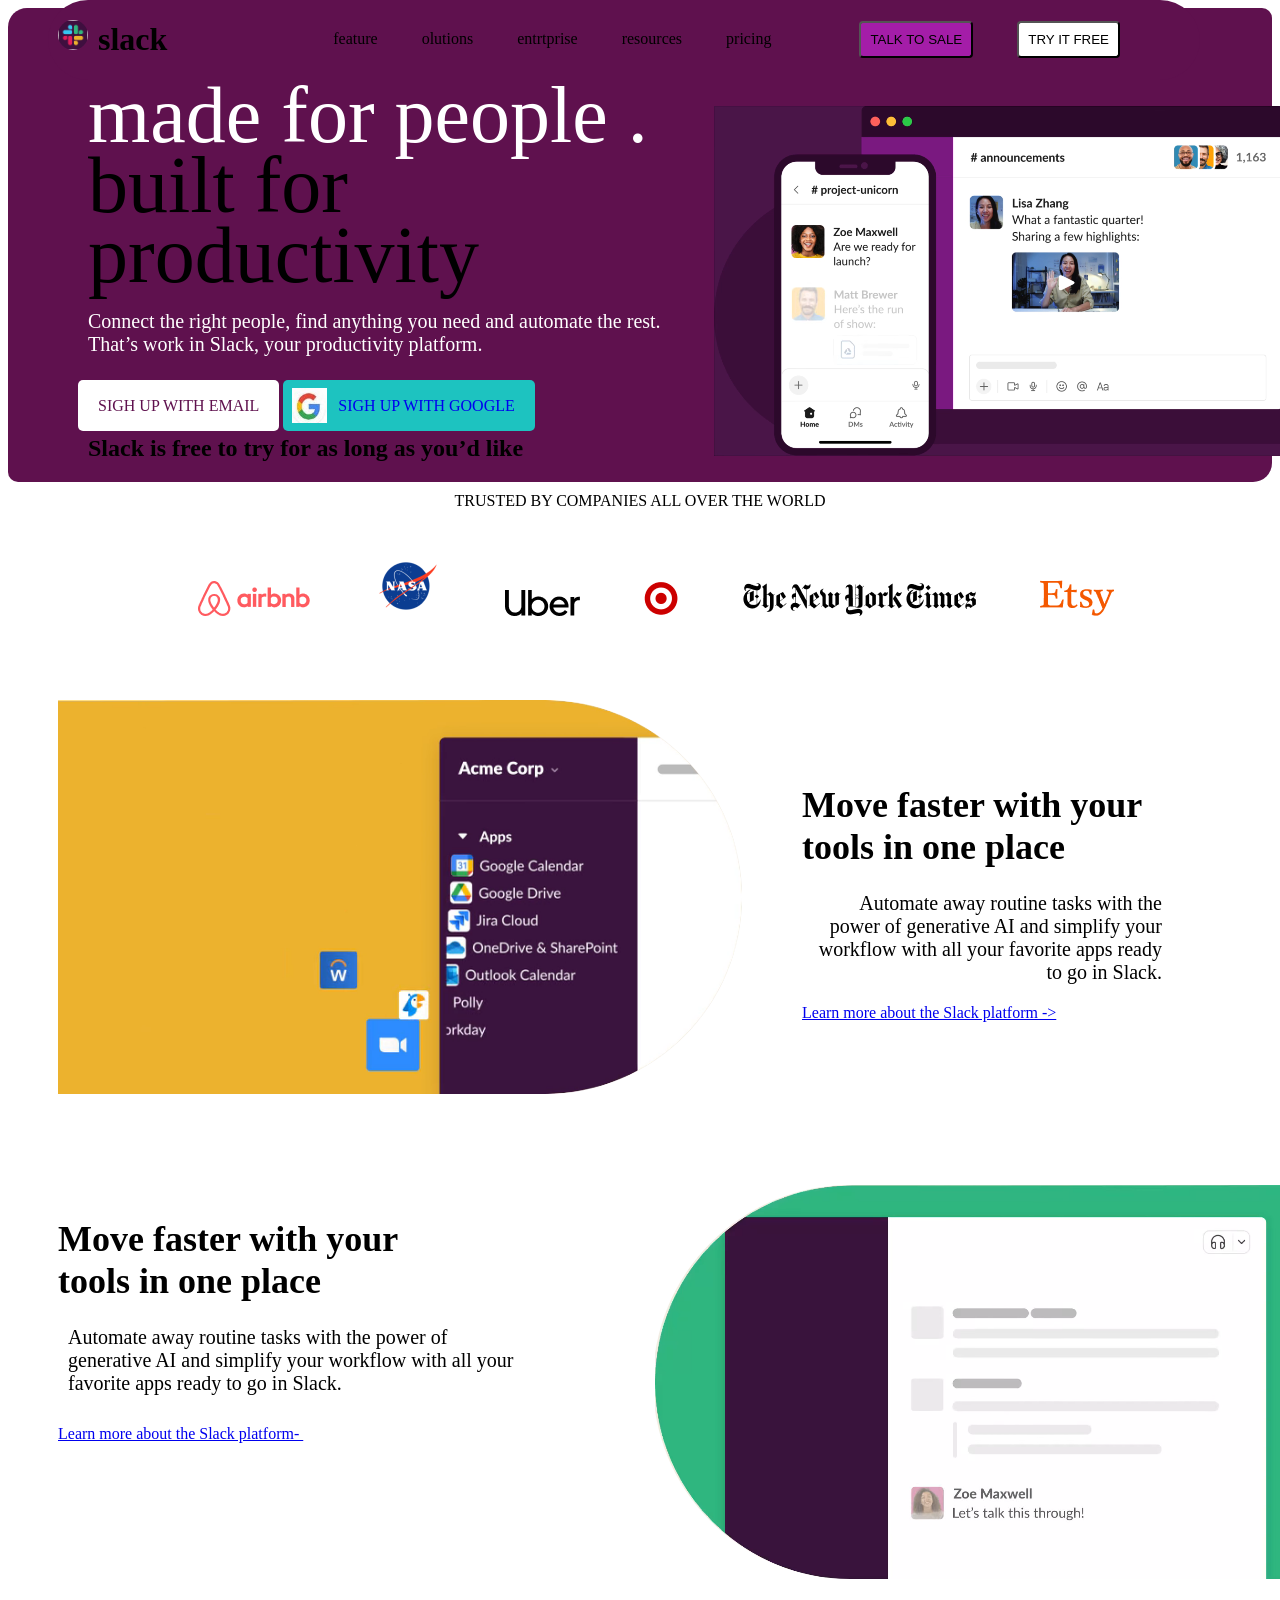
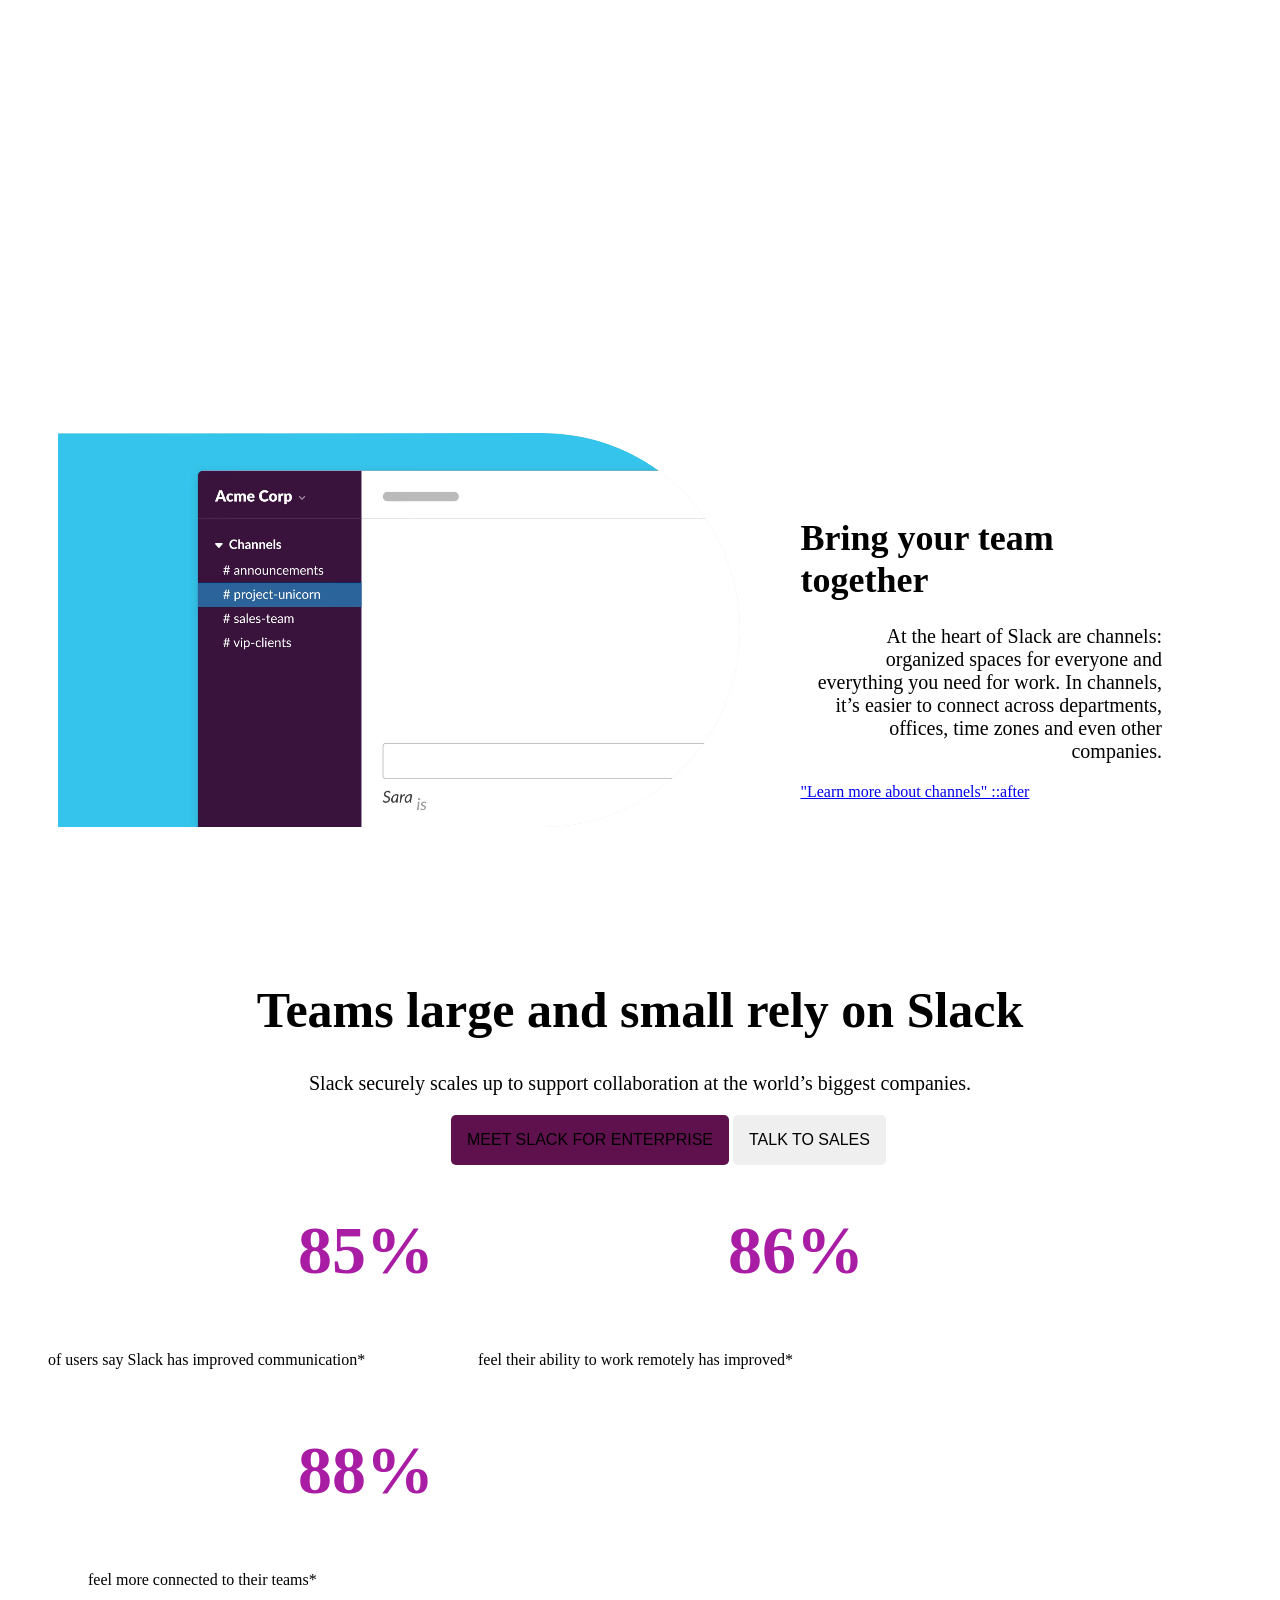
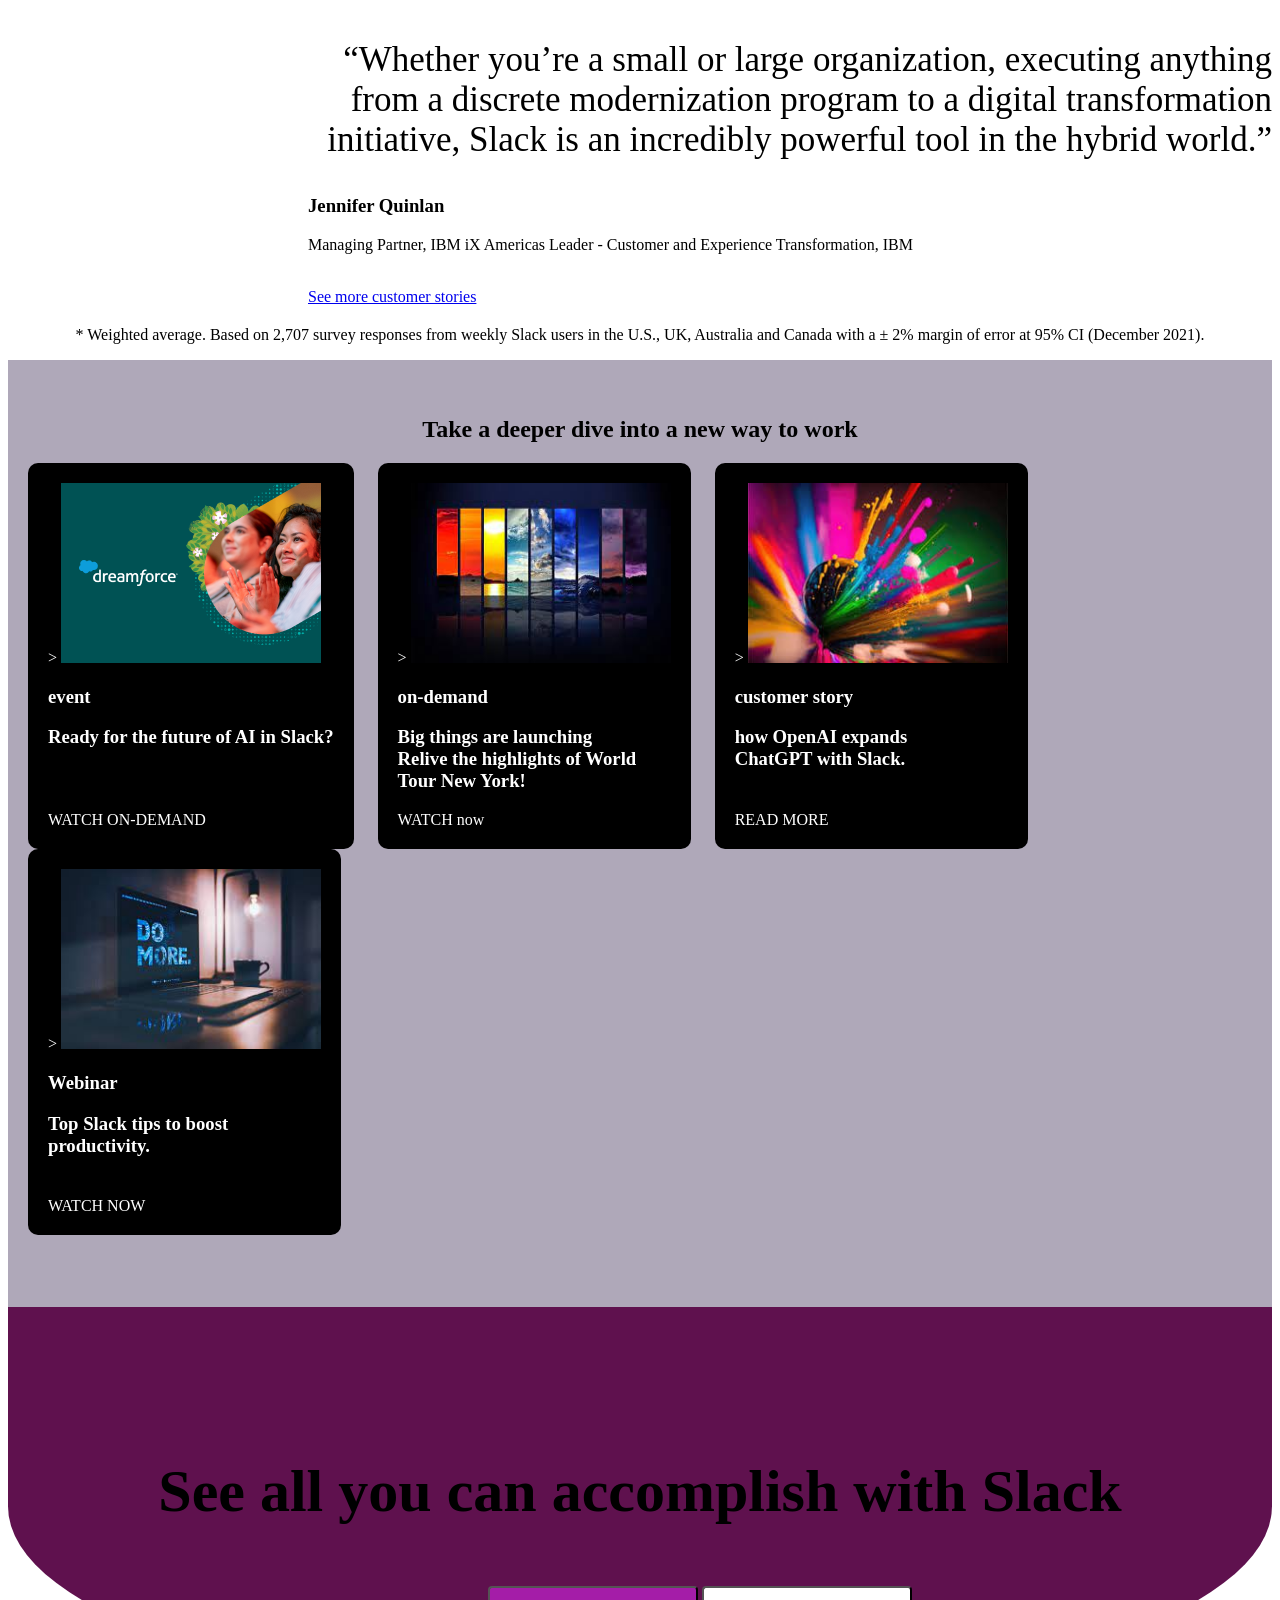
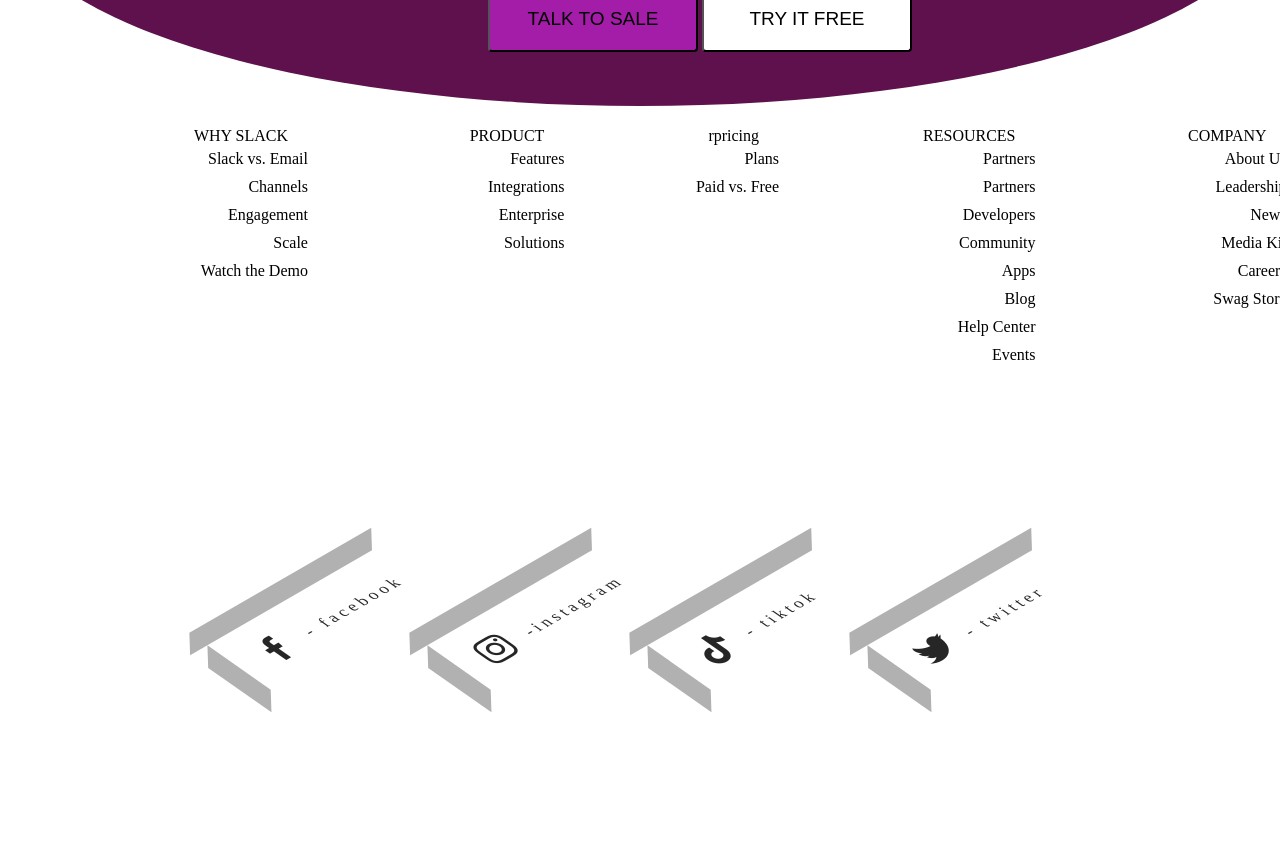
<file: assignment of yousf/index.html>
<!DOCTYPE html>
<html>
<head>
	<title>slack</title>
	<link rel="stylesheet" type="text/css" href="custom.css">
	<link href='https://unpkg.com/boxicons@2.1.4/css/boxicons.min.css' rel='stylesheet'>
</head >
<body>
	<header >
		<div class="contain">
			
				<div class="index" >
			<img src="p3.png"   class="logo">
			<h1>
				slack
			</h1>

			<nav>
			<ul>
				<li><a href="feature">feature</a></li>
				<li><a href="solutions">olutions</a></li>
				<li><a href="entrtprise">entrtprise</a></li>
				<li><a href="resources">resources</a></li>
				<li><a href="pricing">pricing</a></li>
				<li></li>
				<li><button id="qq">TALK TO SALE</button></li>
				<li><button id="qqq">TRY IT FREE  </button></li>
				
			</ul>

		</nav>

		</div>
		<br> 
		<br> 
		<br> 
		<br> 
		
		<div id="we" class="line" style="margin-left: 70px;">
			<p class="oo" id="line1">made for people .</p>
		<p class="oo">built for productivity</p>
		<p class="my1">Connect the right people, find anything you need and automate the rest. That’s work in Slack, your productivity platform.</p>
		<!-- <button id="m1">SIGH UP WITH EMAIL</button> -->
		<a href="" id="m1">SIGH UP WITH EMAIL</a>

		<a href="file:///C:/assignment%20of%20yousf/LOGIN/index.html" id="y"><img src="gg.jpeg" id="googl" width="35px" height="35px">SIGH UP WITH GOOGLE</a>
		
		<!-- <button required id="y"><img src="gg.jpeg" width="35px" height="30px">SIGH UP WITH GOOGLE</button> -->
		<h2 style="margin-left: 10px;">Slack is free to try for as long as you’d like</h2>
		</div>
		<div id="w" class="line">
			<video autoplay muted loop id="fristv" src="b.webm"></video>
			

		</div>
		</div>
		

	</header>
	<main>
		<div id="new">
			<p style="text-align: center;margin-top: 10px;">TRUSTED BY COMPANIES ALL OVER THE WORLD</p>
		<img src="q1.png" class="w" id="ww">
		<img src="q2.png" class="w">
		<img src="q3.png" class="w">
		<img src="q4.png" class="w">
		<img src="q5.png" class="w">
		<img src="q6.png" class="w">
		<div style="display: flex; margin: 50px">
			<video class="vsl" loop autoplay muted src="b7.webm"></video>
			<div style="margin: 60px;width: 40%;">
				<h1 class="h">Move faster with your tools in one place</h1>
		<p align="right" class="ppp" >Automate away routine tasks with the power of generative AI and simplify your workflow with all your favorite apps ready to go in Slack.</p>
		<a href="#">Learn more about the Slack platform ->
			
		</a>
				
			</div>
			<br>
		</div>
		<div style=" margin: 50px;width: 100% ; " class="line">
			<h1 class="h" class="per1" style="width: 379px;" >Move faster with your tools in one place</h1>
		<p  class="ppp" class="per1" style="width: 459px;" >Automate away routine tasks with the power of generative AI and simplify your workflow with all your favorite apps ready to go in Slack.</p>
		<a href="#" class="per1" style="position: relative;top: -430px;" >Learn more about the Slack platform-
			</a>
			<div style="margin: 60px;width: 50%;" class="line" align="right">
				<video class="vsr" style="position: relative;
		left: 290px;
		top: -290px;
		right: 0;
		bottom: 0;" autoplay muted loop src="b8.webm"></video>
			</div>
			
		</div>

		<div style="display: flex; margin: 50px">
			<video class="vsl" loop autoplay muted src="b9.webm"></video>
			<div style="margin: 60px;width: 40%;">
				<h1 class="h">Bring your team together</h1>
		<p align="right" class="ppp" >At the heart of Slack are channels: organized spaces for everyone and everything you need for work. In channels, it’s easier to connect across departments, offices, time zones and even other companies.</p>
		<a href="#">"Learn more about channels"
			::after
			
		</a>
				
			</div>
		</div>
		
		

		</div>





	</main> 
	<footer><div> <br>
	  <br>
	 	<h1 align="center" style="font-size: 50px;">Teams large and small rely on Slack</h1>
	 	<p align="center" style="font-size: 20px;">Slack securely scales up to support collaboration at the world’s biggest companies.</p>
	 	<button class="button" style="margin-left: 443px;background-color:rgb(95,17,78);">MEET SLACK FOR ENTERPRISE</button>
	 	<BUTTON class="button">TALK TO SALES</BUTTON><br>
	 	 <div>
	 		 <div class="m3">
	 		<h1 class="m2">85%</h1>
	 		<p>of users say Slack has improved communication*</p></div>
	 	<div class="m3">
	 		<h1 class="m2">86%</h1>
	 		<p>feel their ability to work remotely has improved*</p>
	 	</div>
	 	<div class="m3">
	 	<h1 class="m2">88%</h1>
	 	<p style="margin-left: 40px;">feel more connected to their teams*</p>
	
	 	</div>
	 	
	 	</div>  
	 	<!--  <div class="container">
	 		<div class="m3" style="width: 20%;">
	 			<h1 class="m2">85%</h1>
	 		<p>of users say Slack has improved communication*</p>
	 		<div class="m3" style="width: 20%;">
	 			<h1 class="m2">86%</h1>
	 		<p>feel their ability to work remotely has improved*</p>
	 		<div class="m3" style="width: 20%;">
	 			<h1 class="m2">88%</h1>
	 	<p>feel more connected to their teams*</p>
	
	 		</div>
	 		</div>


	 		</div>
	 		
	 	</div>  -->
	 	<div style="display: flex; width: 100%;" >
	 		<!-- <video id="vi2" src="v1.mp4"></video> -->
	 		<video id="vi2" autoplay muted loop><source src="v1.mp4" type=""></video>
	 		<div >
	 			<p id="pwv" align="right" >“Whether you’re a small or large organization, executing anything from a discrete modernization program to a digital transformation initiative, Slack is an incredibly powerful tool in the hybrid world.”</p>
	 			<h3>Jennifer Quinlan</h3>
	 			<p>Managing Partner, IBM iX Americas Leader - Customer and Experience Transformation, IBM</p><br>
	 			<a href="#">See more customer stories</a>
	 		</div>
	 		
	 	</div>

	 	
<p align="center" style="margin-top: 20px;">* Weighted average. Based on 2,707 survey responses from weekly Slack users in the U.S., UK, Australia and Canada with a ± 2% margin of error at 95% CI (December 2021).</p>
	 </div>
	</footer>
	<section style="background-color: rgb(175,168,185);">
		<br>
		<br>
		<div>
			<h1 align="center">
			Take a deeper dive into a new way to work
		</h1>
		</div>
		<a href="#" class="black-section" style="margin-left: 20px;">
			>
				<img src="section1.png" width="260px" height="180px">
			
			<header>
				<h3>event</h3>
				<h3>
					Ready for the future of AI in Slack?
					<br>
					<br>
					<br>
				</h3>


			</header>
			<span>WATCH ON-DEMAND</span>
			

		</a>

		<a href="#" class="black-section" style="margin-left: 20px;" >
			>
				<img src="s4.jpeg" width="260px" height="180px">
			
			<header>
				<h3>on-demand</h3>
				<h3>
					Big things are launching <br>
					 Relive the highlights of World <br> Tour New York!
				</h3>


			</header>
			<span>WATCH now</span>
			

		</a>


		<a href="#" class="black-section" style="margin-left: 20px;">
			>
				<img src="s2.jpeg" width="260px" height="180px">
			
			<header>
				<h3>customer story</h3>
				<h3>
					how OpenAI expands <br>
					ChatGPT with Slack.
					<br>
					<br>
				</h3>


			</header>
			<span>READ MORE</span>
			

		</a>


		<a href="#" class="black-section" style="margin-left: 20px;">
			>
				<img src="s1.jpeg" width="260px" height="180px">
			
			<header>
				<h3>Webinar</h3>
				<h3>
					Top Slack tips to boost <br>
					productivity.
					<br>
					<br>
				</h3>


			</header>
			<span>WATCH NOW</span>
			

		</a>

		<br>
		<br>
		<br>
		<br>
		<br>




	</section>
	<section>
		<div class="last-one">
			<br>
			<br>
			<br>
			<br>
			<br>
			<h3 style="text-align: center;font-size: 60px;">
				See all you can accomplish with Slack
			</h3>
			<button id="qq"  style="padding: 20px;width: 210px;display: inline-block;margin-left: 480px; font-size: 19px;">TALK TO SALE</button>
			<button id="qqq" style="padding: 20px;width: 210px; font-size: 19px; cursor: progress;">TRY IT FREE  </button>
			<br>
			<br>
			<br>
			<br>

		</div>
	</section>
	<footer>
		<nav>
			<ul style="display: flex; ">
				<li style="display: block;justify-content: left;">
					<span>WHY SLACK</span>
					<ul style="justify-content: left;">
						<li><a href="">Slack vs. Email</a></li><br>
						<li><a href="">Channels</a></li><br>
						<li><a href="">Engagement</a></li><br>
						<li><a href="">Scale</a></li><br>
						<li><a href="">Watch the Demo</a></li><br>
					</ul>
				</li>
				<li>
					<span>PRODUCT</span>
					<ul>
						<li><a href="">Features</a></li><br>
						<li><a href="">Integrations</a></li><br>
						<li><a href="">Enterprise</a></li><br>
						<li><a href="">Solutions</a></li><br>
					</ul>
					
				</li>
				<li>
					<span>rpricing</span>
					<ul>
						<li><a href="">Plans</a></li><br>
						<li><a href="">Paid vs. Free</a></li>

					</ul>
				</li>
				<li>
					<span>RESOURCES</span>
					<ul>
						<li><a href="">Partners
</a></li><br>
						<li><a href="">Partners</a></li><br>
						<li><a href="">Developers</a></li><br>
						<li><a href="">Community</a></li><br>
						<li><a href="">Apps</a></li><br>
						<li><a href="">Blog</a></li><br>
						<li><a href="">Help Center</a></li><br>
						<li><a href="">Events</a></li><br>
					</ul>
				</li>
				<li>
					<span>COMPANY</span><br>
					<ul>
						<li><a href="">About Us</a></li><br>
						<li><a href="">Leadership</a></li><br>
						<li><a href="">News</a></li><br>
						<li><a href="">Media Kit</a></li><br>
						<li><a href="">Careers</a></li><br>
						<li><a href="">Swag Store</a></li><br>
						
					</ul>
				</li>
			</ul>
		</nav>
		

<section class="dis">
	<ul>
		<li>
			<a href="">
				<i class='bx bxl-facebook' ></i>
				<span>- facebook</span>
			</a>
		</li>
		<li>
			<a href="#">
				
				<i class='bx bxl-instagram'></i>
				<span>
					-instagram
					
				</span>
			</a>
		</li>


		<li>
			<a href="">
				<i class='bx bxl-tiktok'></i>
				<span>- tiktok
				</span>
			</a>
		</li>
		<li >
			<a href="#" id="colll">
				<i class='bx bxl-twitter'></i>

				<span> - twitter</span>
				
			</a>
		</li>
	</ul>
</section>




	</footer>
	 


</body>
</html>
</file>
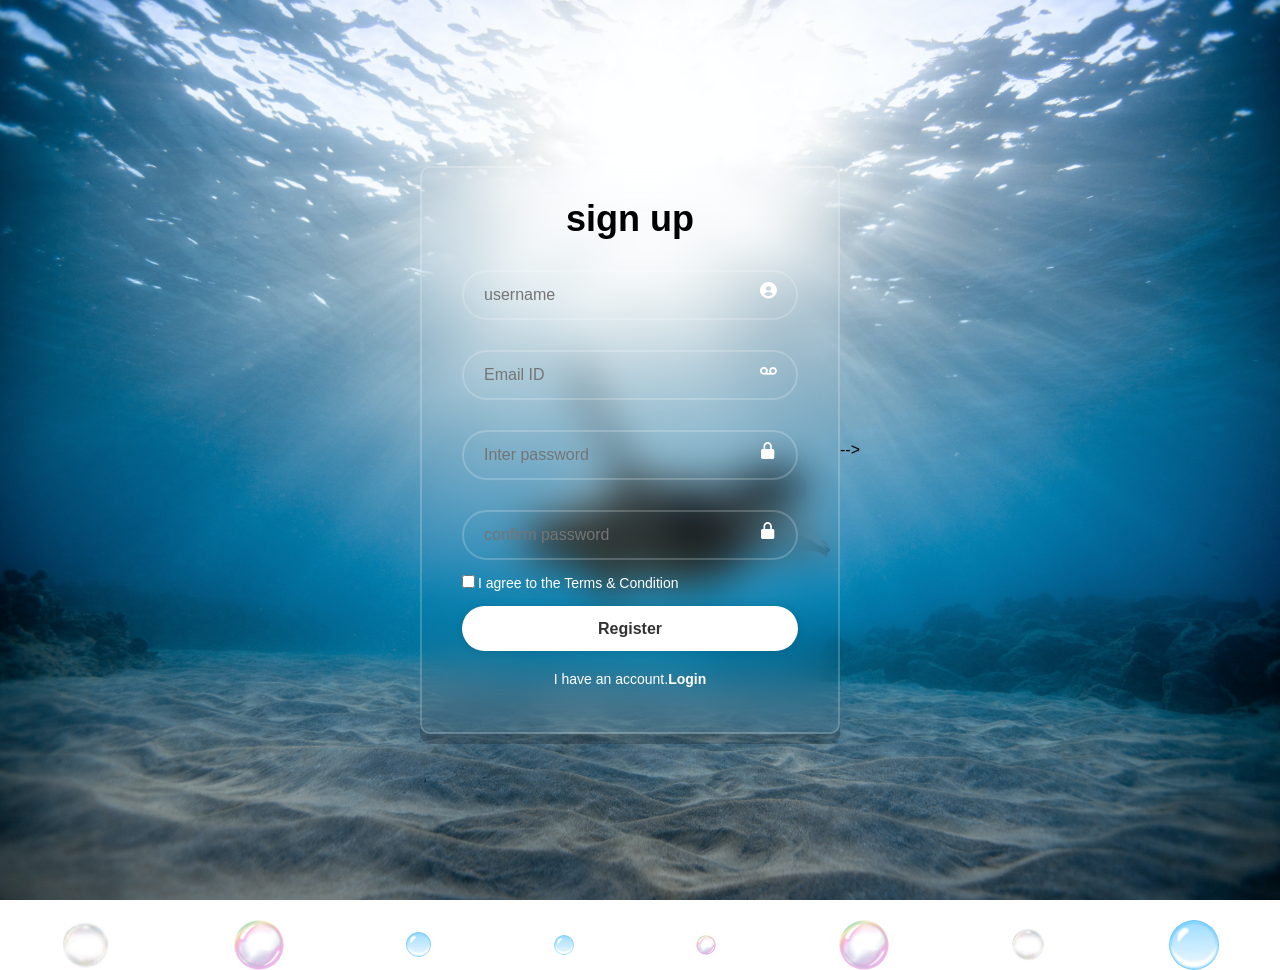
<file: assignment of yousf/LOGIN/index.html>
<!DOCTYPE html>
<html>
<head>
	<title>sign up</title>
	<link rel="stylesheet" type="text/css" href="custom.css">
	<link href='https://unpkg.com/boxicons@2.1.4/css/boxicons.min.css' rel='stylesheet'>
</head>
<body>
	<div class="wrapper">
		<form>
			<h1>
				sign up
			</h1>
			<div class="input-box">
				<input type="text" placeholder="username" required name="">
				<i class='bx bxs-user-circle'></i>
			</div>
			<div class="input-box">
				<input type="email" placeholder="Email ID" required name="">
				<i class='bx bx-voicemail'></i>
			</div>
			<div class="input-box">
				<input type="password" placeholder="Inter password" required name="">
				<i class='bx bxs-lock-alt'></i>
			</div>
			<div class="input-box">
				<input type="password" placeholder="confirm password" required name="">
				<i class='bx bxs-lock-alt'></i>
			</div>
			<div class="remember-forgot">
				<label>
					<input type="checkbox" name="">I agree to the Terms & Condition 
				</label>
				
				
			</div>
			<button type="submit" class="btn">Register</button>

			<div class="register-link">
				<p>
					I have an account.<a href="file:///C:/assignment%20of%20yousf/SIGN%20UP/index.html">Login</a>
				</p>
			</div>




		</form>
		
	</div>

	 <div class="bobb">
		<img src="a1.jpeg">
		<img src="s1.jpeg">
		<img src="s2.jpeg">
		<img src="s2.jpeg">
		<img src="s1.jpeg">
		<img src="s1.jpeg">
		<img src="a1.jpeg">
		<img src="s2.jpeg">
		
	</div> -->

</body>
</html>
</file>
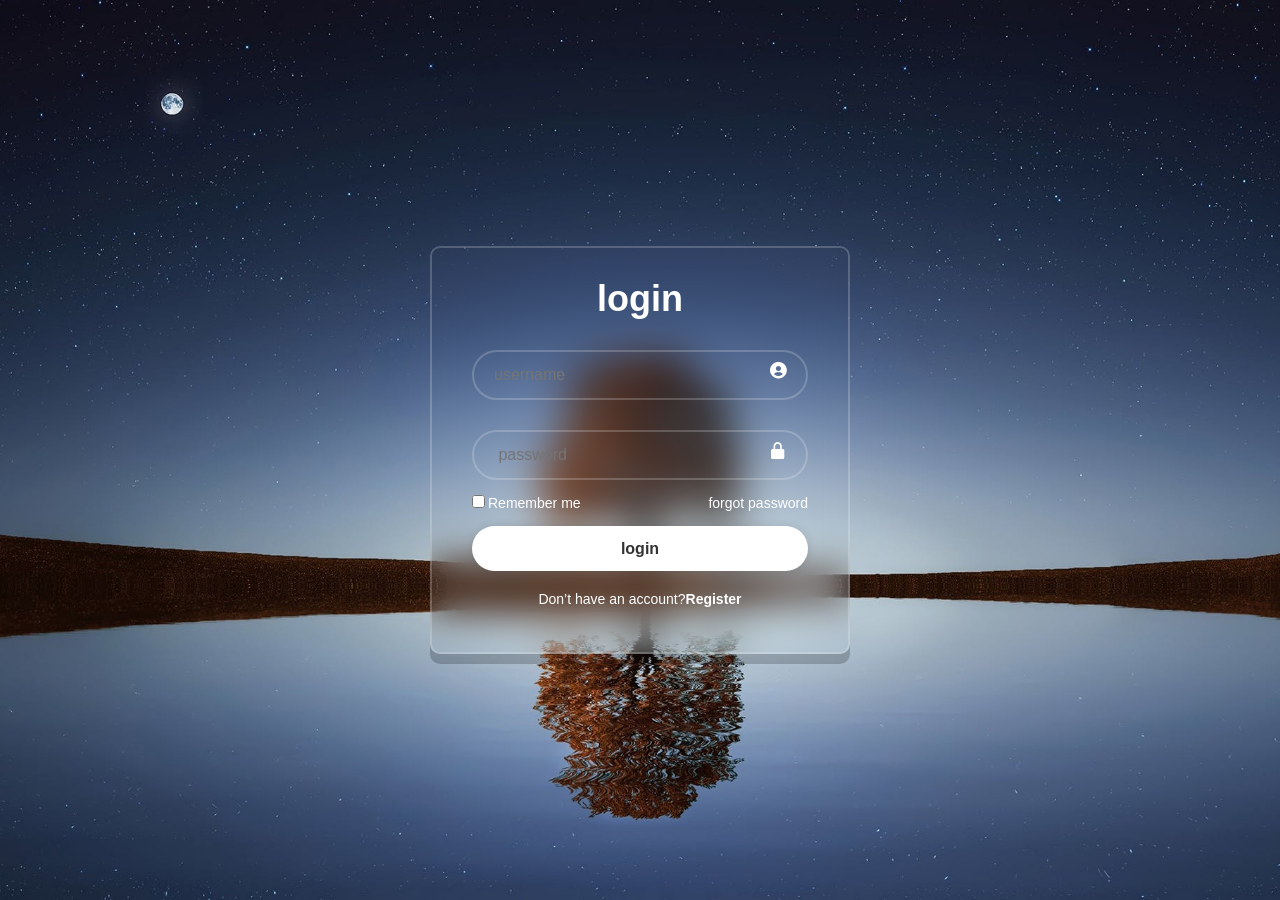
<file: assignment of yousf/SIGN UP/index.html>
<!DOCTYPE html>
<html>
<head>
	<title>login</title>
	<link rel="stylesheet" type="text/css" href="custom.css">
	<link href='https://unpkg.com/boxicons@2.1.4/css/boxicons.min.css' rel='stylesheet'>
</head>
<body>
	<div class="wrapper">
		<form>
			<h1>
				login
			</h1>
			<div class="input-box">
				<input type="text" placeholder="username" required name="">
				<i class='bx bxs-user-circle'></i>
			</div>
			
			<div class="input-box">
				<input type="password" placeholder=" password" required name="">
				<i class='bx bxs-lock-alt'></i>
			</div>
			
			<div class="remember-forgot">
				<label>
					<input type="checkbox" name="">Remember me
				</label><a href=""> forgot password</a>
				
				
			</div>
			<button type="submit" class="btn">login</button>

			<div class="register-link">
				<p>
					Don’t have an account?<a href="file:///C:/assignment%20of%20yousf/LOGIN/index.html">Register</a>
				</p>
			</div>




		</form>
	</div>

</body>
</html>
</file>
<file: assignment of yousf/custom.css>
.contain{
	width: 100%;
	border-radius: 19px 10px 19px 10px;

	background-color:rgb(95,17,78);
}
.logo{
	width: 30px;
	height: 30px;
	margin: 10px;
	margin-top: 20px;
	border-radius: 200px;
	position: relative;
	top: 0;
	left: 0;


}
.index{
	background-color: rgb(95,17,78);
	display: flex;
	position: fixed;
	top: 0;
	z-index: 1000;
	border-radius: 50px;
	width: 90%;
	margin-left: 40px;

}

.line{
	display:inline-block;
	
}

#d{
	position: sticky;
	top: 0px;
	z-index: 1;
}
#we{
	width: 50%;
	
}
#fristv{
height: 350px

}
.h{
font-size: 36px;

}
.vsl{
	width: 687px;
	height: 394px;
	border-radius: 0px 200px 200px 0px;

}
.vsr{
	width: 687px;
	height: 394px;
	border-radius: 200px 0px 0px 200px ;
}
#w{
width: 40%;
;

}


input{
	padding: 10px;
}
nav{
	
	
	width: 100%;
	display: flex;
	align-items: center;

}
nav ul{
	list-style-type: none;
	width: 100%;
	text-align: right;
	padding-right: 60px;
}
nav ul li{
	display: inline-block;
	margin: 5px 20px;

}
nav ul li a{
	color: black;
	text-decoration: none;
}

.oo{
	font-size: 80px;
	margin: 0px;
	padding: 0px;
	line-height: 70px;
	margin-left: 10px;
}
#line1{
	color: white;
}

.ppp{
	font-size: 20px;
	margin-left: 10px;
	
}
.my1{
	font-size: 20px;
	margin-left: 10px;
	color: white;

}
#qq{
	background-color:rgb(164,29,168);
	padding: 9px;

	border-radius: 4px 4px 4px 4px; 
}
#qqq{
	background-color: white;
padding: 9px;
border-radius: 4px 4px 4px 4px;

}
#y{
	
	padding: 17px 20px;
	background-color: rgb(29,195,192);
	line-height: 10px;
	border: 0;
	border-radius: 5px;
	outline: 0;
	font-weight: 300;
	cursor: pointer;
	align-items: center;
	width: 250px;
	height: 60px;
	margin-top: 8px;
	text-decoration: none;

}
#googl{
	position: relative;
	left: -11px;
	right: 0;
	top:12px;
	bottom: 0;


}

#m1{
	padding: 17px 20px;
	border: 0;
	border-radius: 5px;
	outline: none;
	font-weight: 70px;
	cursor: pointer;
	align-items: center;
	width: 450px;
	height: 60px;
	background-color: white;
	color: rgb(95,17,78);
	text-decoration: none;

}
.w{
	margin: 30px;
	align-items: center;
	
}
#ww{
	margin-left: 190px;
}
/*#new{
	position: sticky;
	top: 0;
	z-index:-1;

}*/
#style{
	position:sticky;
	top: 0px 
	z-index: 1;
}
.button{
	font-size: 16px;
	line-height: inherit;
	padding: 16px;
	line-height: 10px 15px;
	border: 0;
	border-radius: 5px;
	outline: 0;
	font-weight: 300;
	cursor: pointer;

}
.m2{
	display: inline-block;
	font-size: 68px;
	margin-left: 250px;
	color: rgb(168,29,164);

}
.m3{
	display: inline-block;
	
	margin-left: 40px;

}

.container{
	display: flex;
	height: 400px;
}
#vi2{
	width: 700px;
	border-radius: 0px 200px 200px 0px;
}
#pwv{
	font-size: 35px
}
.black-section{
			background-color: black;
			color: white;
			padding: 20px;
			display: inline-block;
			text-decoration: none;
			border-radius: 10px;


		}
.black-section:hover{
	transform: scale(1.10);
}
.last-one{
	background-color: rgb(95,17,78);
	width: 100%;
	border-bottom-left-radius: 50%;
	border-bottom-right-radius: 50%;
}
#qqq:hover{
	background-color:yellow;
}
#qq:hover{
background-color: yellow;
}
.dis{
	height: 50vh;
	display: flex;
	justify-content: center;
	align-items: center;
	margin: 0;
	/*background: #ccc;*/

}
.dis ul {
	font-family: 'ROBOTO Condenset',sens-serif;
	display: flex;
}
.dis li {
	list-style: none;
	margin: 0 5px;
}
.bx {
	color: #262626;
	font-size: 40px;
	line-height: 80px;
	transition: .5s;
	padding-right: 14px;
	margin-top: 17px;
}

.dis a{
	width: 190px;
	height: 70px;
	background: #fff;
	text-decoration: none;
	display: block;
	text-align: left;
	padding-left: 20px;
	transform: rotate(-30deg) skew(25deg) translate(0,0);
	box-shadow: -20px 20px 10px #00000000;
}

.dis a span{
	color: #262626;
	padding:0;
	margin: 0;
	position: absolute;
	top: 30px;
	letter-spacing: 4px;
	transition: .5s;
}

.dis a:before{
	content: '';
	position: absolute;
	height: 100%;
	width: 20px;
	background: #b1b1b1;
	top: 10px;
	left: -20px;
	transform: rotate(0deg) skewY(-45deg);
}
.dis a:after{
	content: '';
	position: absolute;
	height: 20px;
	width: 100%;
	background: #b1b1b1;
	top: -20px;
	left: -10px;
	transform: rotate(0deg) skewX(-45deg);
}
.dis a:hover{
	transform: rotate(-30deg) skew(25deg) translate(20px, -15px);
}
.dis li:hover .bx,
.dis li:hover span{
	color: #ccc;
}

.dis li:hover:nth-child(1){
	& a {
		background: #3b4998;

		&::before{
			background:#365492;

		}

		&::after{
			background: #4a69ad;
		}
	}
}
.dis li:hover:nth-child(2){
	& a {
		background: #e4405f;

		&::before{
			background:#d81c3f;

		}

		&::after{
			background: #e46880;
		}
	}

.dis li:hover:nth-child(4){
	& a {
		background: #3b4998;

		&::before{
			background:#365492;

		}

		&::after{
			background: #4a69ad;
		}
	}
}

#colll:hover {
background: #b33a2b;
}
</file>
<file: assignment of yousf/LOGIN/custom.css>
*{
	margin:0;
	padding: 0;
	box-sizing: border-box;
	font-family: "Poppins",sans-serif;
}
body{
	display: flex;
	justify-content: center;
	align-items: center;
	min-height: 100vh;
	background: url(wcss.jpg)no-repeat;
	
	background-size: cover;
	background-position: center;

}
.wrapper{
	width: 420px;
	background: transparent;
	border: 2px solid rgba(255,255,255,0.2);
	backdrop-filter:blur(20px);
	box-shadow: 0 010px rgba(0,0,0,0.2);
	color: #fff; 
	border-radius:10px;
	padding: 30px 40px; 
}
.wrapper h1{
	font-size: 36px;
	text-align: center;
	color: black;

}
.wrapper .input-box {
	position: relative;
	width: 100%;
	height: 50px;
	margin: 30px 0;
}
.input-box input {
	width: 100%;
	height: 100%;
	background: transparent;
	border: none;
	outline: none;
	border: 2px solid rgba(255,255,255,0.2);
	border-radius: 40px;
	font-size: 16px;
	color: #fff;
	padding: 20px 45px 20px 20px;

}
.input-box input :: placeholder{
	color: #fff;
}
.input-box i {
	position: absolute;
	right: 20px;
	top: 20px;
	transform: translateY(-50%);
	font-size: 20px;
}

.wrapper .remember-forgot{
	display: flex;
	justify-content: space-between;
	font-size: 14px;
	margin: -15px 0 15px;

}
.remember-forgot label input {
	color: #fff;
	margin-right: 3px;

}

.remember-forgot a {
	color: #fff;
	text-decoration: none;
}

.remember-forgot a : hover{
	text-decoration: underline;
}
.wrapper .btn{
	width: 100%;
	height: 45px;
	background: #fff;
	border: none;
	outline: none;
	border-radius: 40px;
	box-shadow:  0 0 10px rgba(0,0,0,0.1);
	cursor: pointer;
	font-size: 16px;
	color: #333;
	font-weight: 600;
}

.wrapper .register-link{
	font-size: 14px;
	text-align: center;
	margin: 20px 0 15px;

}
.register-link p a{
	color: #fff;
	text-decoration: none;
	font-weight: 600;
}
.register-link p a;hover{
	text-decoration: underline;
}
.bobb img{
	width: 50px;
	animation: bobs 7s linear infinite;


}
.bobb{
	width: 100%;
	display: flex;
	align-items: center;
	justify-content: space-around;
	position: absolute;
	bottom: -70px;
}
@keyframes bobs{
0%{
	transform: translateY(0);
	opacity: 0;
}
50%{
	
	opacity: 1;
}
70%{
	
	opacity: 1;
}
100%{
	transform: translateY(-80vh);
	opacity: 0;
}

}
.bobb img:nth-child(1){
	animation-delay: 2s;


}.bobb img:nth-child(2){
	animation-delay: 1s;

}.bobb img:nth-child(3){
	animation-delay: 3s;
	width: 25px;

}.bobb img:nth-child(4){
	animation-delay: 4s;
	width: 20px;

}.bobb img:nth-child(5){
	animation-delay: 3s;
	width: 20px;


}.bobb img:nth-child(6){
	animation-delay: 6s;
	
}.bobb img:nth-child(7){
	animation-delay: 7s;
	width: 35px;

}
.bobb img {
	border-radius: 170px;
}
</file>
<file: assignment of yousf/SIGN UP/custom.css>
*{
	margin:0;
	padding: 0;
	box-sizing: border-box;
	font-family: "Poppins",sans-serif;
}
body{
	display: flex;
	justify-content: center;
	align-items: center;
	min-height: 100vh;
	background: url(eff3.jpg)no-repeat;
	background-size: cover;
	background-position: center;

}
.wrapper{
	width: 420px;
	background: transparent;
	border: 2px solid rgba(255,255,255,0.2);
	backdrop-filter:blur(20px);
	box-shadow: 0 010px rgba(0,0,0,0.2);
	color: #fff; 
	border-radius:10px;
	padding: 30px 40px; 
}
.wrapper h1{
	font-size: 36px;
	text-align: center;

}
.wrapper .input-box {
	position: relative;
	width: 100%;
	height: 50px;
	margin: 30px 0;
}
.input-box input {
	width: 100%;
	height: 100%;
	background: transparent;
	border: none;
	outline: none;
	border: 2px solid rgba(255,255,255,0.2);
	border-radius: 40px;
	font-size: 16px;
	color: #fff;
	padding: 20px 45px 20px 20px;

}
.input-box input :: placeholder{
	color: #fff;
}
.input-box i {
	position: absolute;
	right: 20px;
	top: 20px;
	transform: translateY(-50%);
	font-size: 20px;
}

.wrapper .remember-forgot{
	display: flex;
	justify-content: space-between;
	font-size: 14px;
	margin: -15px 0 15px;

}
.remember-forgot label input {
	color: #fff;
	margin-right: 3px;

}

.remember-forgot a {
	color: #fff;
	text-decoration: none;
}

.remember-forgot a : hover{
	text-decoration: underline;
}
.wrapper .btn{
	width: 100%;
	height: 45px;
	background: #fff;
	border: none;
	outline: none;
	border-radius: 40px;
	box-shadow:  0 0 10px rgba(0,0,0,0.1);
	cursor: pointer;
	font-size: 16px;
	color: #333;
	font-weight: 600;
}

.wrapper .register-link{
	font-size: 14px;
	text-align: center;
	margin: 20px 0 15px;

}
.register-link p a{
	color: #fff;
	text-decoration: none;
	font-weight: 600;
}
.register-link p a;hover{
	text-decoration: underline;
}
</file>
